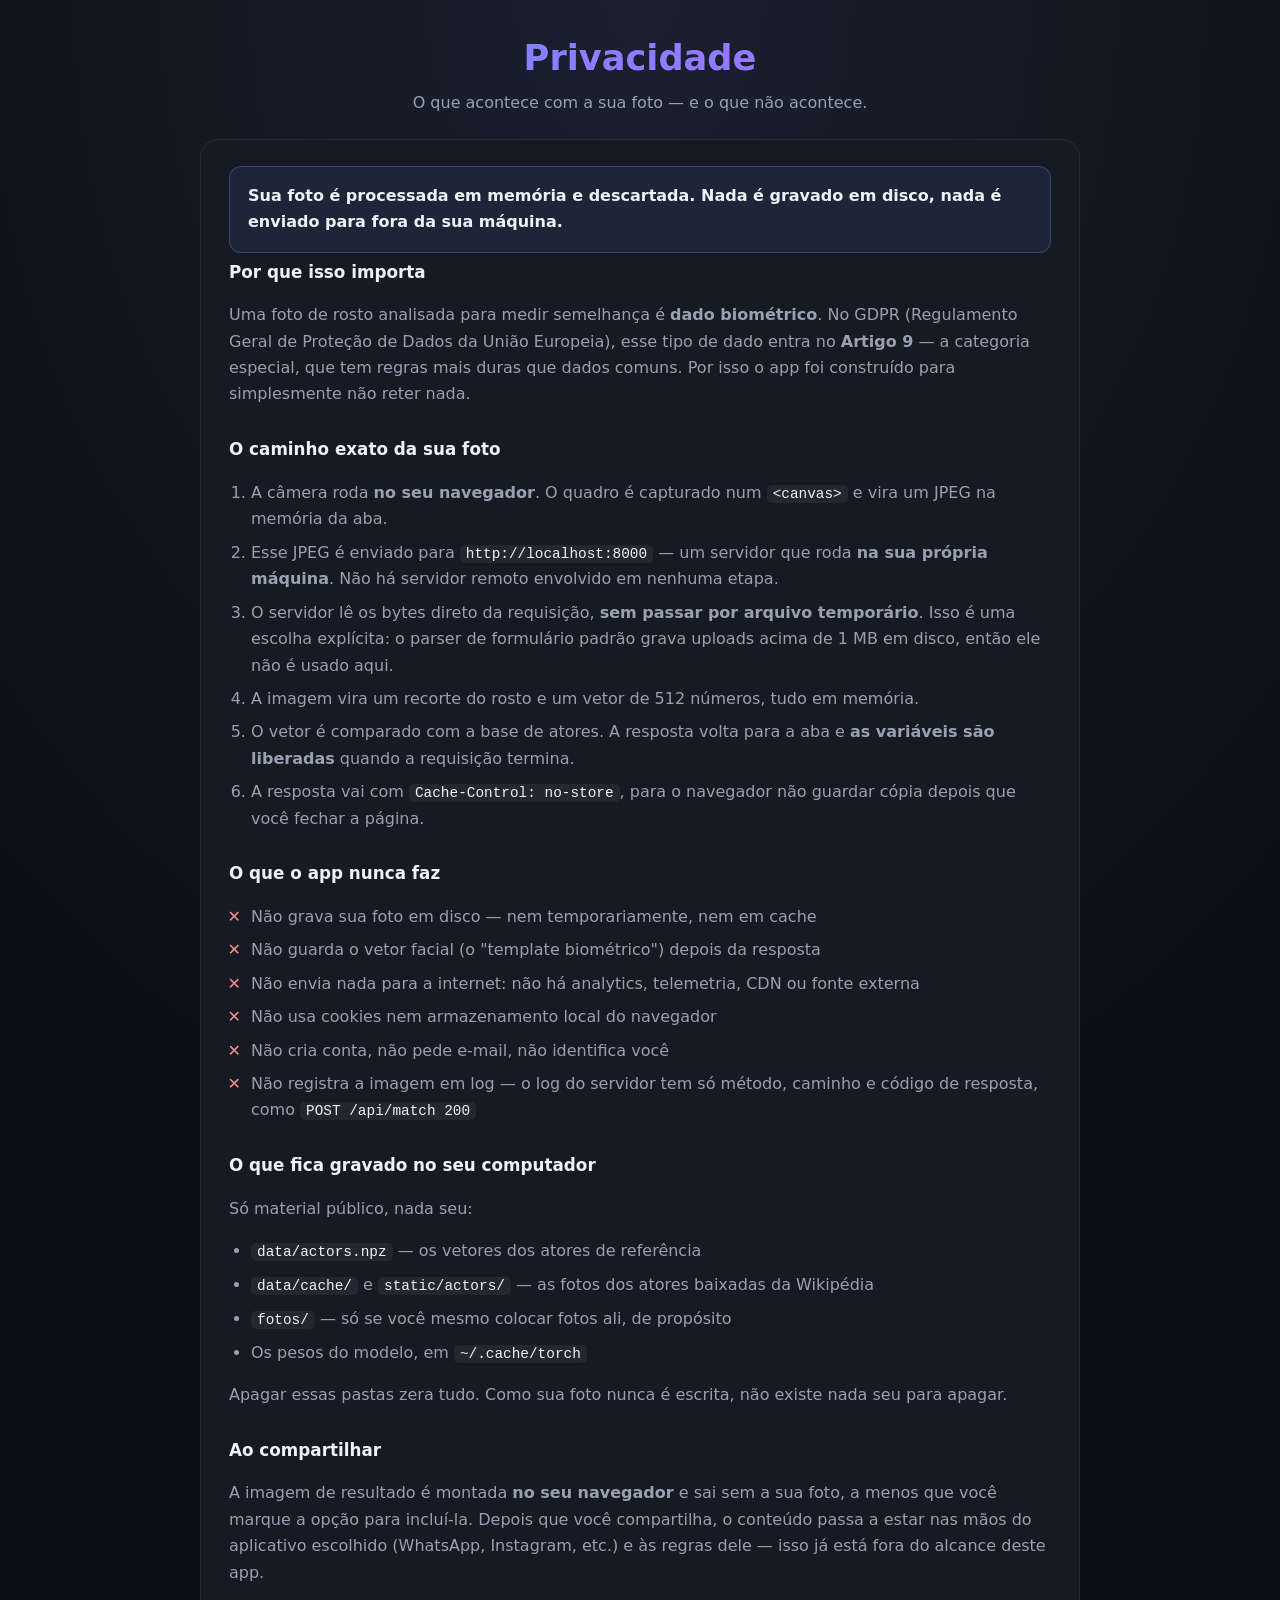
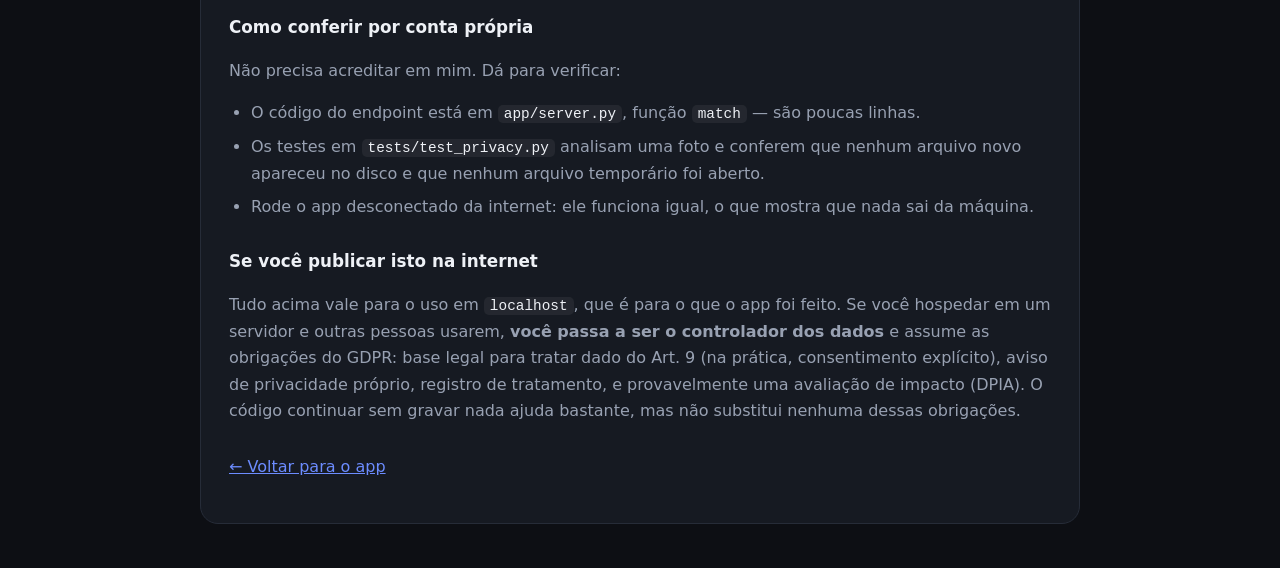
<file: static/privacidade.html>
<!doctype html>
<html lang="pt-BR">
<head>
  <meta charset="utf-8" />
  <meta name="viewport" content="width=device-width, initial-scale=1" />
  <title>Privacidade — Iaface</title>
  <link rel="icon" href="data:image/svg+xml,<svg xmlns=%22http://www.w3.org/2000/svg%22 viewBox=%220 0 32 32%22><text y=%2226%22 font-size=%2226%22>🎬</text></svg>" />
  <link rel="stylesheet" href="/static/style.css" />
</head>
<body>
  <main>
    <header>
      <h1>Privacidade</h1>
      <p class="sub">O que acontece com a sua foto — e o que não acontece.</p>
    </header>

    <section class="doc">
      <div class="claim">
        <strong>Sua foto é processada em memória e descartada. Nada é gravado em disco, nada é enviado para fora da sua máquina.</strong>
      </div>

      <h2>Por que isso importa</h2>
      <p>
        Uma foto de rosto analisada para medir semelhança é <strong>dado
        biométrico</strong>. No GDPR (Regulamento Geral de Proteção de Dados da
        União Europeia), esse tipo de dado entra no <strong>Artigo 9</strong> —
        a categoria especial, que tem regras mais duras que dados comuns. Por
        isso o app foi construído para simplesmente não reter nada.
      </p>

      <h2>O caminho exato da sua foto</h2>
      <ol>
        <li>A câmera roda <strong>no seu navegador</strong>. O quadro é capturado num <code>&lt;canvas&gt;</code> e vira um JPEG na memória da aba.</li>
        <li>Esse JPEG é enviado para <code>http://localhost:8000</code> — um servidor que roda <strong>na sua própria máquina</strong>. Não há servidor remoto envolvido em nenhuma etapa.</li>
        <li>O servidor lê os bytes direto da requisição, <strong>sem passar por arquivo temporário</strong>. Isso é uma escolha explícita: o parser de formulário padrão grava uploads acima de 1 MB em disco, então ele não é usado aqui.</li>
        <li>A imagem vira um recorte do rosto e um vetor de 512 números, tudo em memória.</li>
        <li>O vetor é comparado com a base de atores. A resposta volta para a aba e <strong>as variáveis são liberadas</strong> quando a requisição termina.</li>
        <li>A resposta vai com <code>Cache-Control: no-store</code>, para o navegador não guardar cópia depois que você fechar a página.</li>
      </ol>

      <h2>O que o app nunca faz</h2>
      <ul class="never">
        <li>Não grava sua foto em disco — nem temporariamente, nem em cache</li>
        <li>Não guarda o vetor facial (o "template biométrico") depois da resposta</li>
        <li>Não envia nada para a internet: não há analytics, telemetria, CDN ou fonte externa</li>
        <li>Não usa cookies nem armazenamento local do navegador</li>
        <li>Não cria conta, não pede e-mail, não identifica você</li>
        <li>Não registra a imagem em log — o log do servidor tem só método, caminho e código de resposta, como <code>POST /api/match 200</code></li>
      </ul>

      <h2>O que fica gravado no seu computador</h2>
      <p>Só material público, nada seu:</p>
      <ul>
        <li><code>data/actors.npz</code> — os vetores dos atores de referência</li>
        <li><code>data/cache/</code> e <code>static/actors/</code> — as fotos dos atores baixadas da Wikipédia</li>
        <li><code>fotos/</code> — só se você mesmo colocar fotos ali, de propósito</li>
        <li>Os pesos do modelo, em <code>~/.cache/torch</code></li>
      </ul>
      <p>
        Apagar essas pastas zera tudo. Como sua foto nunca é escrita, não existe
        nada seu para apagar.
      </p>

      <h2>Ao compartilhar</h2>
      <p>
        A imagem de resultado é montada <strong>no seu navegador</strong> e sai
        sem a sua foto, a menos que você marque a opção para incluí-la. Depois
        que você compartilha, o conteúdo passa a estar nas mãos do aplicativo
        escolhido (WhatsApp, Instagram, etc.) e às regras dele — isso já está
        fora do alcance deste app.
      </p>

      <h2>Como conferir por conta própria</h2>
      <p>Não precisa acreditar em mim. Dá para verificar:</p>
      <ul>
        <li>O código do endpoint está em <code>app/server.py</code>, função <code>match</code> — são poucas linhas.</li>
        <li>Os testes em <code>tests/test_privacy.py</code> analisam uma foto e conferem que nenhum arquivo novo apareceu no disco e que nenhum arquivo temporário foi aberto.</li>
        <li>Rode o app desconectado da internet: ele funciona igual, o que mostra que nada sai da máquina.</li>
      </ul>

      <h2>Se você publicar isto na internet</h2>
      <p>
        Tudo acima vale para o uso em <code>localhost</code>, que é para o que o
        app foi feito. Se você hospedar em um servidor e outras pessoas usarem,
        <strong>você passa a ser o controlador dos dados</strong> e assume as
        obrigações do GDPR: base legal para tratar dado do Art. 9 (na prática,
        consentimento explícito), aviso de privacidade próprio, registro de
        tratamento, e provavelmente uma avaliação de impacto (DPIA). O código
        continuar sem gravar nada ajuda bastante, mas não substitui nenhuma
        dessas obrigações.
      </p>

      <p class="back"><a href="/">← Voltar para o app</a></p>
    </section>
  </main>
</body>
</html>
</file>
<file: static/style.css>
:root {
  --bg: #0d0f14;
  --panel: #161a22;
  --line: #262c38;
  --text: #eef1f6;
  --muted: #98a1b2;
  --accent: #6c8cff;
  --accent-2: #b06cff;
}

* { box-sizing: border-box; }

body {
  margin: 0;
  min-height: 100vh;
  background: radial-gradient(120% 90% at 50% 0%, #1a2030 0%, var(--bg) 60%);
  color: var(--text);
  font: 16px/1.5 system-ui, -apple-system, "Segoe UI", Roboto, sans-serif;
  display: flex;
  justify-content: center;
}

main {
  width: min(920px, 100%);
  padding: 32px 20px 48px;
}

header { text-align: center; margin-bottom: 24px; }

h1 {
  margin: 0 0 6px;
  font-size: clamp(1.5rem, 4vw, 2.2rem);
  background: linear-gradient(90deg, var(--accent), var(--accent-2));
  -webkit-background-clip: text;
  background-clip: text;
  color: transparent;
}

h2 { margin: 0 0 4px; font-size: 1.15rem; }
h3 { margin: 22px 0 10px; font-size: .95rem; color: var(--muted); font-weight: 600; }

.sub { margin: 0; color: var(--muted); }

.panel, .stage, .verdict, .style, .how {
  background: var(--panel);
  border: 1px solid var(--line);
  border-radius: 18px;
}

.stage { padding: 18px; }

/* --- Câmera -------------------------------------------------------------- */

.frame {
  position: relative;
  aspect-ratio: 4 / 3;
  background: #000;
  border-radius: 12px;
  overflow: hidden;
  display: flex;
  align-items: center;
  justify-content: center;
}

.frame video,
.frame img {
  width: 100%;
  height: 100%;
  object-fit: cover;
}

/* Espelhado só no que vem da câmera: é o que a pessoa espera ao se ver na
   tela. Uma foto enviada do disco tem que aparecer como ela é. */
.frame video,
.frame img.mirrored {
  transform: scaleX(-1);
}

.overlay {
  position: absolute;
  inset: 0;
  display: grid;
  place-items: center;
  text-align: center;
  padding: 20px;
  color: var(--muted);
  background: rgba(10, 12, 17, 0.72);
}

.overlay[hidden] { display: none; }

.controls {
  display: flex;
  flex-wrap: wrap;
  gap: 10px;
  justify-content: center;
  margin-top: 16px;
}

button, .upload {
  font: inherit;
  font-weight: 600;
  padding: 11px 20px;
  border-radius: 999px;
  border: 1px solid var(--line);
  background: #1e2430;
  color: var(--text);
  cursor: pointer;
  transition: transform .12s ease, filter .12s ease;
}

button.primary {
  border: none;
  background: linear-gradient(90deg, var(--accent), var(--accent-2));
  color: #0b0d12;
}

button:hover, .upload:hover { transform: translateY(-1px); filter: brightness(1.08); }
button:disabled, .busy { opacity: .55; cursor: progress; transform: none; }

.msg {
  min-height: 1.5em;
  margin: 14px 0 0;
  text-align: center;
  color: var(--muted);
}

.msg.error { color: #ff8f8f; }

.warnings {
  margin: 10px 0 0;
  padding: 12px 16px 12px 32px;
  border-radius: 12px;
  background: rgba(255, 190, 90, .08);
  border: 1px solid rgba(255, 190, 90, .25);
  color: #f0c98a;
  font-size: .9rem;
}

.warnings[hidden] { display: none; }

/* --- Veredito ------------------------------------------------------------ */

.verdict {
  margin-top: 22px;
  padding: 18px;
  display: flex;
  gap: 16px;
  align-items: center;
}

.verdict[hidden] { display: none; }

.verdict img {
  width: 86px;
  height: 86px;
  border-radius: 14px;
  object-fit: cover;
  flex-shrink: 0;
  border: 1px solid var(--line);
}

.verdict .sub { font-size: .86rem; }

/* --- Ranking ------------------------------------------------------------- */

.results {
  margin-top: 16px;
  display: grid;
  gap: 14px;
  grid-template-columns: repeat(auto-fit, minmax(220px, 1fr));
}

.card {
  background: var(--panel);
  border: 1px solid var(--line);
  border-radius: 16px;
  padding: 16px;
  text-align: center;
  position: relative;
}

.card:first-child { border-color: var(--accent); }

.rank {
  position: absolute;
  top: 12px;
  left: 12px;
  font-size: .78rem;
  color: var(--muted);
}

.card img, .card .noimg {
  width: 116px;
  height: 116px;
  border-radius: 50%;
  object-fit: cover;
  margin: 6px auto 12px;
  display: block;
  background: #222836;
}

.noimg { display: grid; place-items: center; color: var(--muted); font-size: 2rem; }

.card h3 { margin: 0 0 10px; font-size: 1.05rem; color: var(--text); }

.bar {
  height: 7px;
  border-radius: 99px;
  background: #222836;
  overflow: hidden;
}

.bar > i {
  display: block;
  height: 100%;
  background: linear-gradient(90deg, var(--accent), var(--accent-2));
}

.pct { margin: 8px 0 0; color: var(--text); font-size: .88rem; }
.raw { margin: 2px 0 0; color: var(--muted); font-size: .74rem; }

/* --- Estilo e cores ------------------------------------------------------ */

.style { margin-top: 22px; padding: 20px; }
.style[hidden] { display: none; }

.tones {
  display: flex;
  flex-wrap: wrap;
  gap: 18px;
  margin-top: 14px;
}

.tone { display: flex; align-items: center; gap: 10px; }

.tone .dot {
  width: 34px;
  height: 34px;
  border-radius: 50%;
  border: 1px solid var(--line);
  display: block;
}

.tone small { display: block; color: var(--muted); font-size: .78rem; }

.swatches {
  display: grid;
  grid-template-columns: repeat(auto-fill, minmax(88px, 1fr));
  gap: 12px;
}

.swatch { margin: 0; text-align: center; }

.swatch span {
  display: block;
  height: 52px;
  border-radius: 10px;
  border: 1px solid rgba(255, 255, 255, .12);
}

.swatch figcaption {
  margin-top: 6px;
  font-size: .76rem;
  color: var(--muted);
}

.pieces { margin: 0; padding-left: 20px; }
.pieces li { margin-bottom: 6px; }

.fineprint { margin: 18px 0 0; color: var(--muted); font-size: .8rem; }

/* --- Explicação ---------------------------------------------------------- */

.how { margin-top: 22px; padding: 16px 20px; }
.how summary { cursor: pointer; font-weight: 600; }
.how ol { margin: 12px 0; padding-left: 20px; color: var(--muted); }
.how li { margin-bottom: 8px; }
.how p { color: var(--muted); margin: 12px 0 0; font-size: .9rem; }

footer {
  margin-top: 28px;
  display: flex;
  flex-wrap: wrap;
  gap: 8px 16px;
  justify-content: center;
  color: var(--muted);
  font-size: .84rem;
}

@media (max-width: 520px) {
  .verdict { flex-direction: column; text-align: center; }
}

/* --- Aviso de privacidade ------------------------------------------------ */

.privacy-note {
  display: flex;
  gap: 12px;
  align-items: flex-start;
  margin-bottom: 16px;
  padding: 14px 16px;
  border-radius: 12px;
  background: rgba(108, 140, 255, .08);
  border: 1px solid rgba(108, 140, 255, .28);
  font-size: .88rem;
  line-height: 1.5;
  color: var(--muted);
}

.privacy-note strong { color: var(--text); }
.privacy-note .shield { font-size: 1.1rem; line-height: 1.3; }
.privacy-note code {
  background: rgba(255, 255, 255, .06);
  padding: 1px 5px;
  border-radius: 5px;
  font-size: .92em;
}
.privacy-note a { color: var(--accent); text-decoration: none; white-space: nowrap; }
.privacy-note a:hover { text-decoration: underline; }

/* --- Compartilhar -------------------------------------------------------- */

.share {
  margin-top: 22px;
  padding: 20px;
  background: var(--panel);
  border: 1px solid var(--line);
  border-radius: 18px;
}

.share[hidden] { display: none; }

.share-preview {
  margin: 16px 0;
  display: flex;
  justify-content: center;
}

.share-preview canvas {
  width: 100%;
  max-width: 300px;
  height: auto;
  border-radius: 14px;
  border: 1px solid var(--line);
}

.toggle {
  display: flex;
  align-items: center;
  gap: 9px;
  justify-content: center;
  color: var(--muted);
  font-size: .9rem;
  cursor: pointer;
}

.toggle input { width: 17px; height: 17px; accent-color: var(--accent); cursor: pointer; }

.share-buttons {
  display: flex;
  flex-wrap: wrap;
  gap: 10px;
  justify-content: center;
  margin-top: 16px;
}

.share-buttons button { padding: 10px 18px; font-size: .92rem; }

/* --- Página de privacidade ----------------------------------------------- */

.doc {
  padding: 26px 28px;
  background: var(--panel);
  border: 1px solid var(--line);
  border-radius: 18px;
  line-height: 1.65;
}

.doc h2 { margin: 28px 0 10px; font-size: 1.05rem; color: var(--text); }
.doc h2:first-of-type { margin-top: 6px; }
.doc p, .doc li { color: var(--muted); }
.doc ul, .doc ol { padding-left: 22px; }
.doc li { margin-bottom: 7px; }
.doc code {
  background: rgba(255, 255, 255, .06);
  padding: 1px 6px;
  border-radius: 5px;
  font-size: .9em;
  color: var(--text);
}

.claim {
  padding: 16px 18px;
  border-radius: 12px;
  background: rgba(108, 140, 255, .1);
  border: 1px solid rgba(108, 140, 255, .3);
  color: var(--text);
}

.never li::marker { content: "✕  "; color: #ff8f8f; }

.back { margin-top: 30px; }
.doc a { color: var(--accent); }

footer a { color: var(--accent); text-decoration: none; }
footer a:hover { text-decoration: underline; }

/* --- Consentimento (modo público) ---------------------------------------- */

.consent {
  margin-bottom: 16px;
  padding: 14px 16px;
  border-radius: 12px;
  background: rgba(176, 108, 255, .08);
  border: 1px solid rgba(176, 108, 255, .3);
  transition: border-color .2s ease, background .2s ease;
}

.consent[hidden] { display: none; }

.consent.pedindo {
  border-color: #ff8f8f;
  background: rgba(255, 143, 143, .1);
}

.consent-check {
  align-items: flex-start;
  justify-content: flex-start;
  text-align: left;
  gap: 12px;
  font-size: .86rem;
  line-height: 1.5;
}

.consent-check input { margin-top: 3px; flex-shrink: 0; }
.consent-check strong { color: var(--text); }
.consent-check a { color: var(--accent); }
</file>
